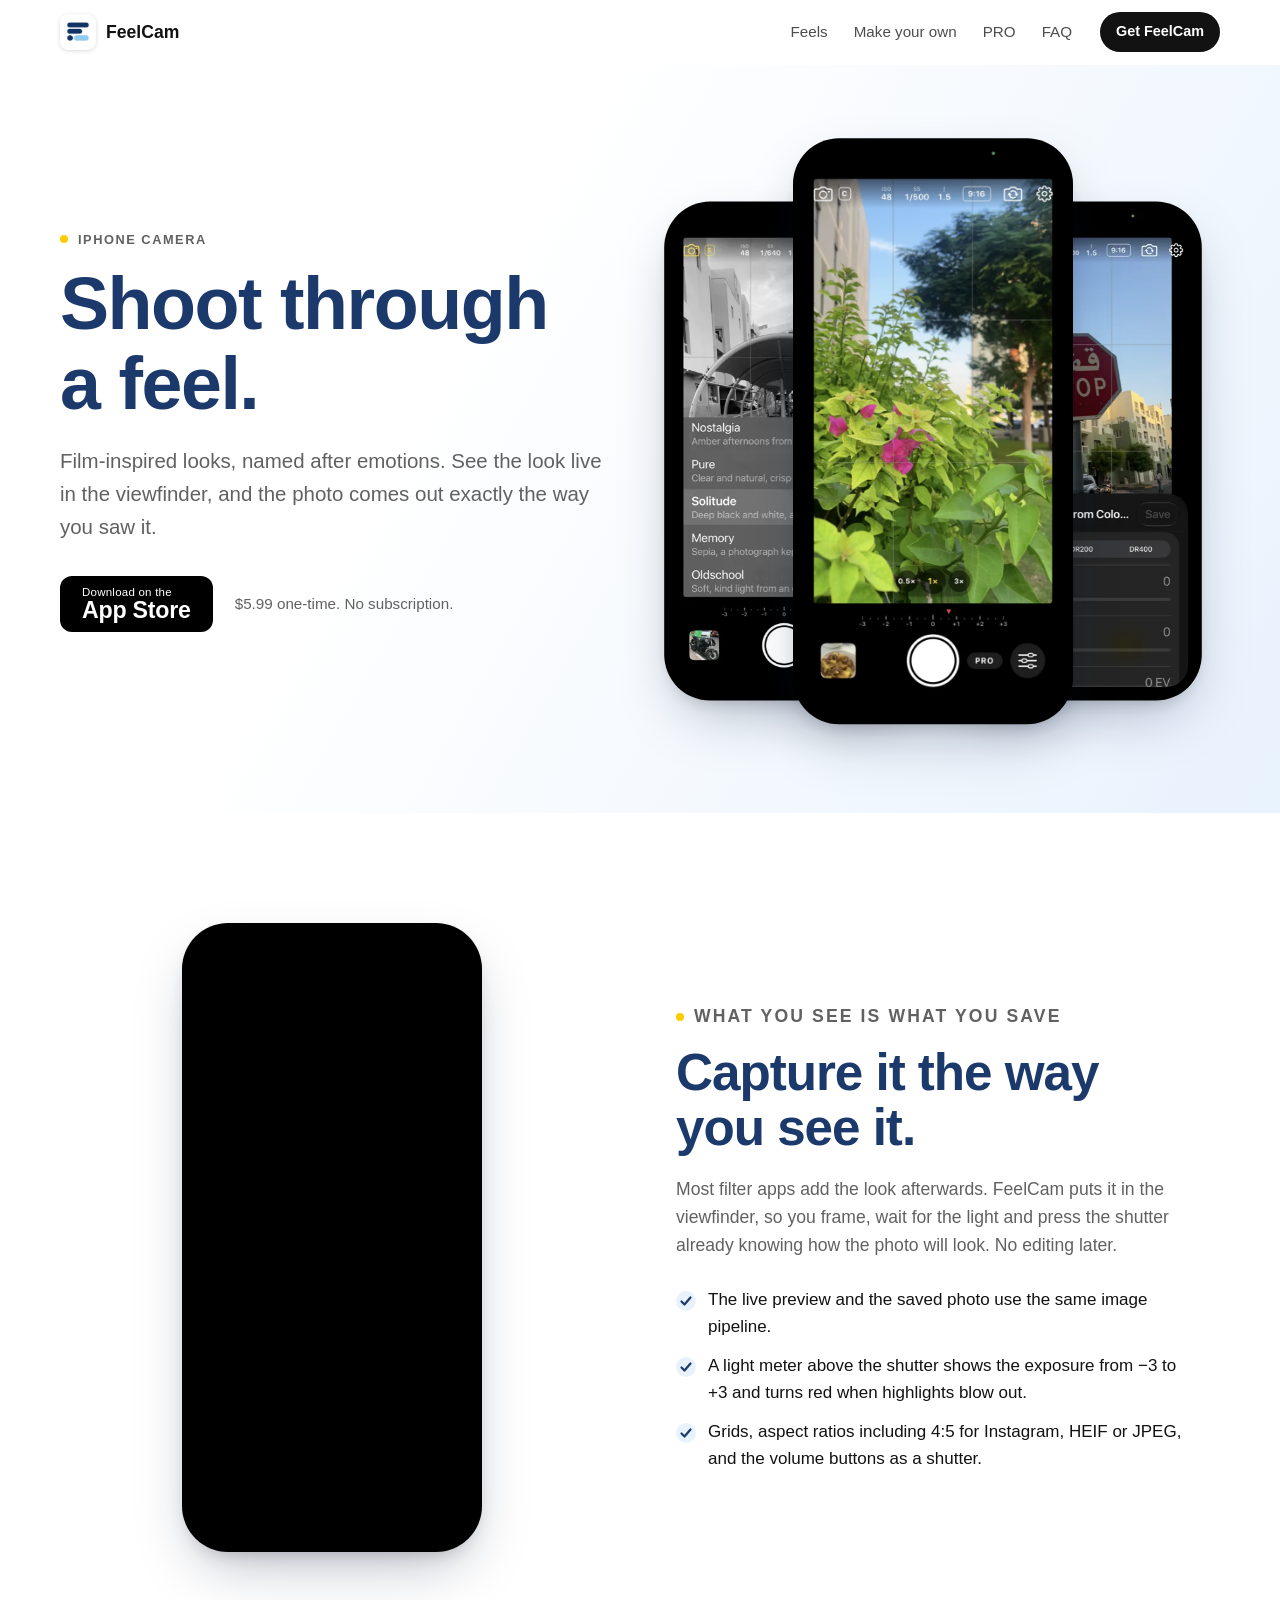
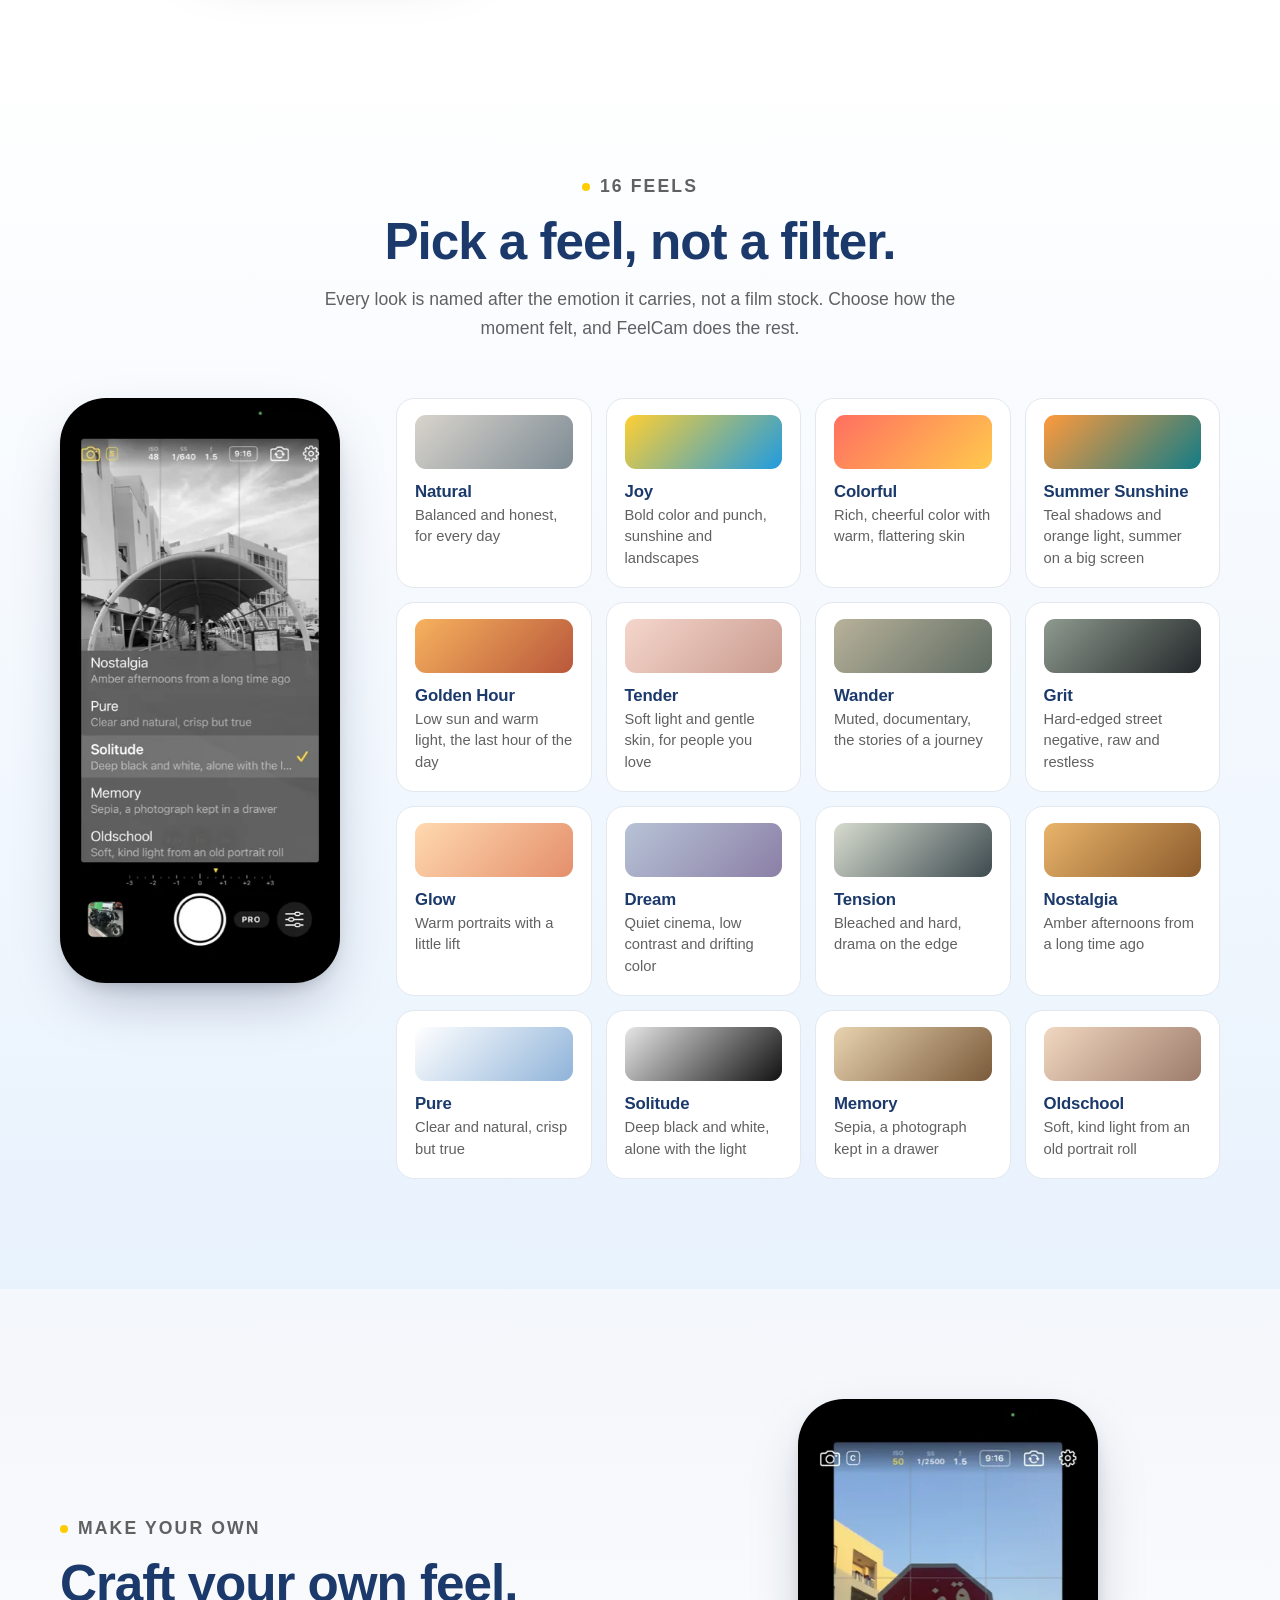
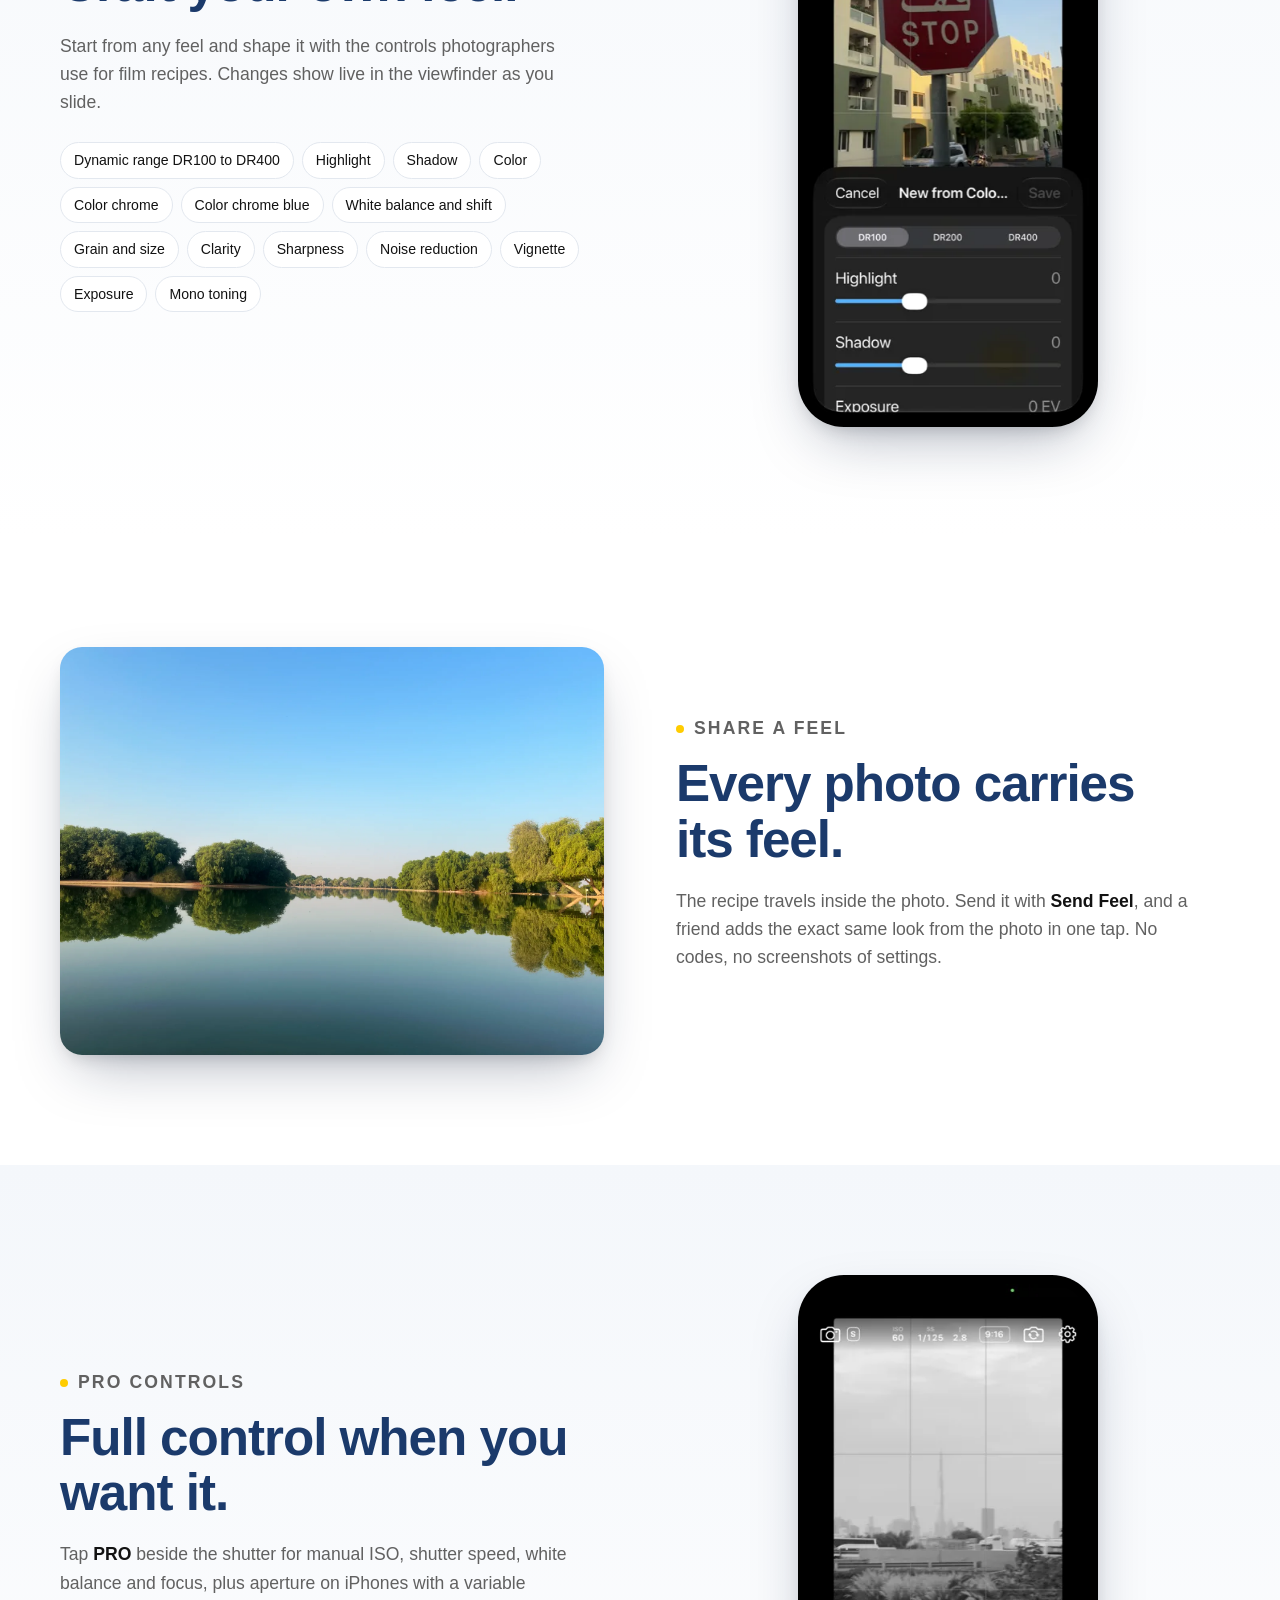
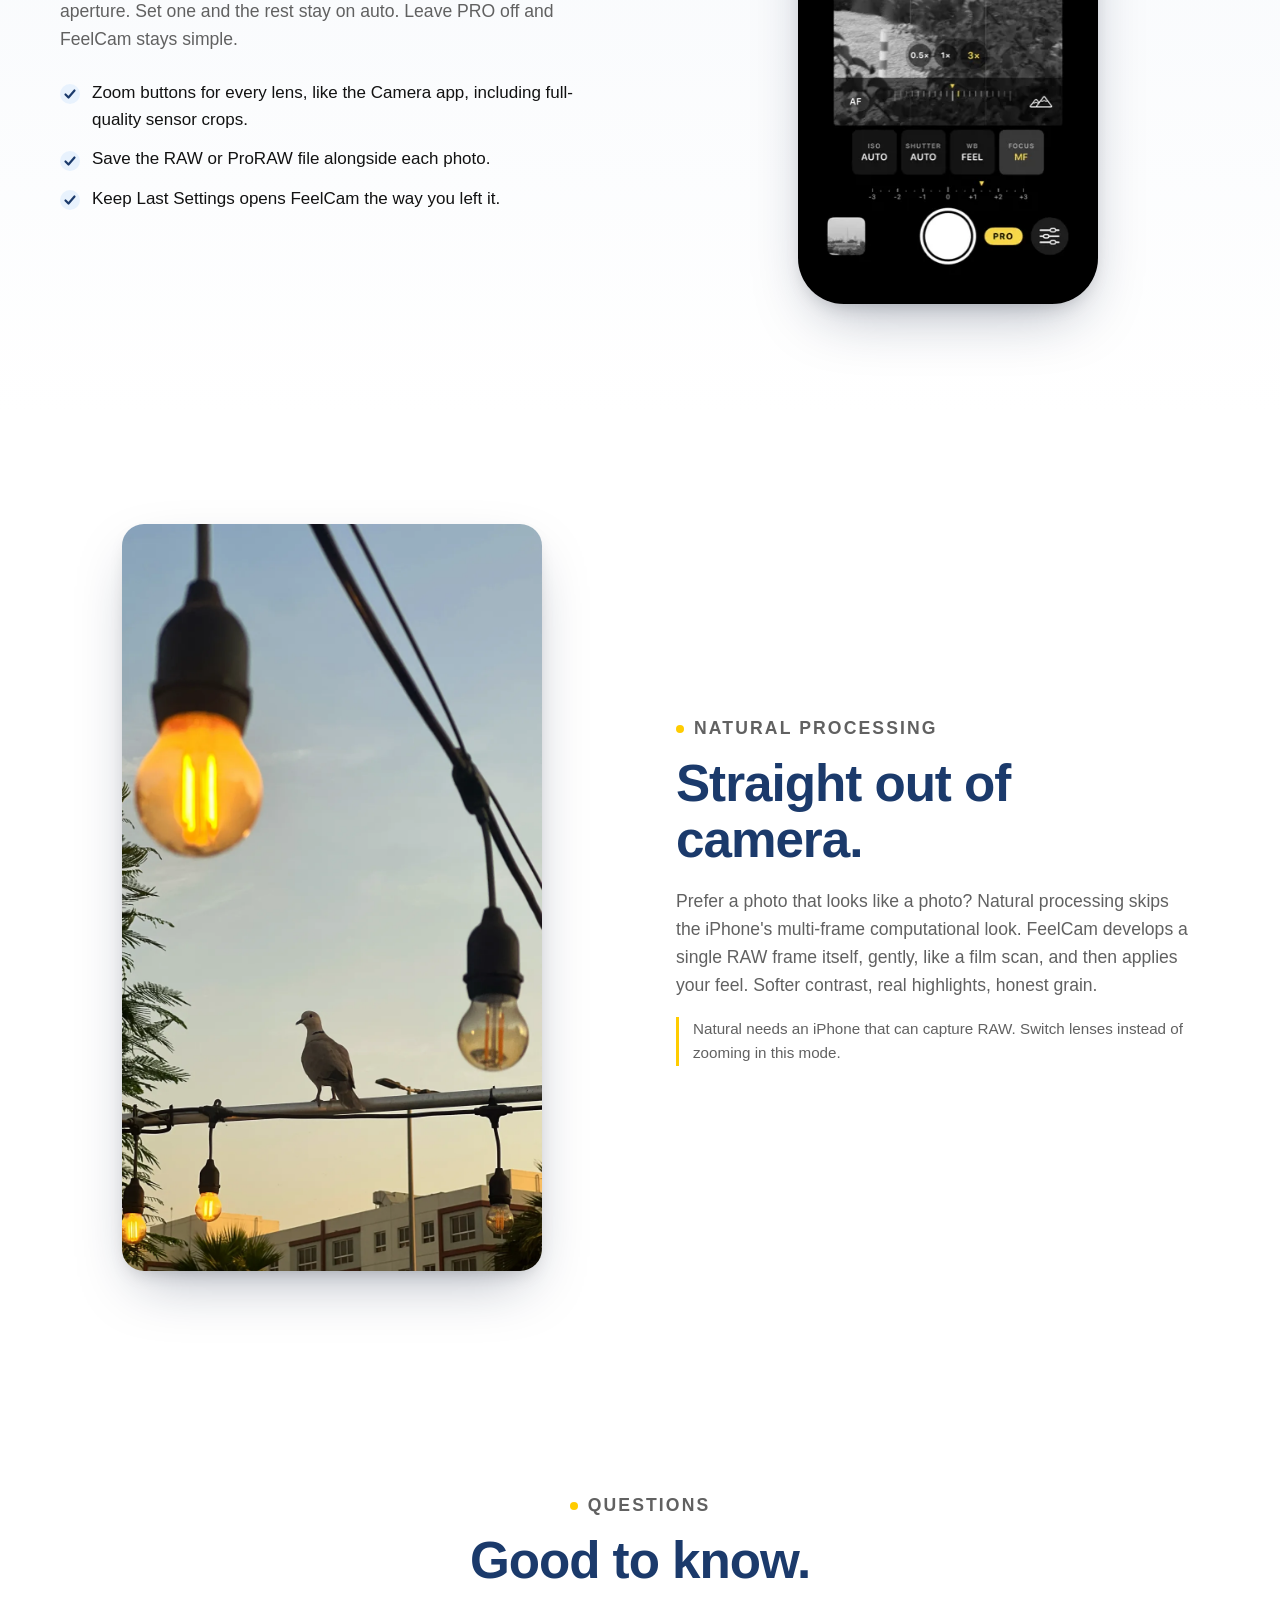
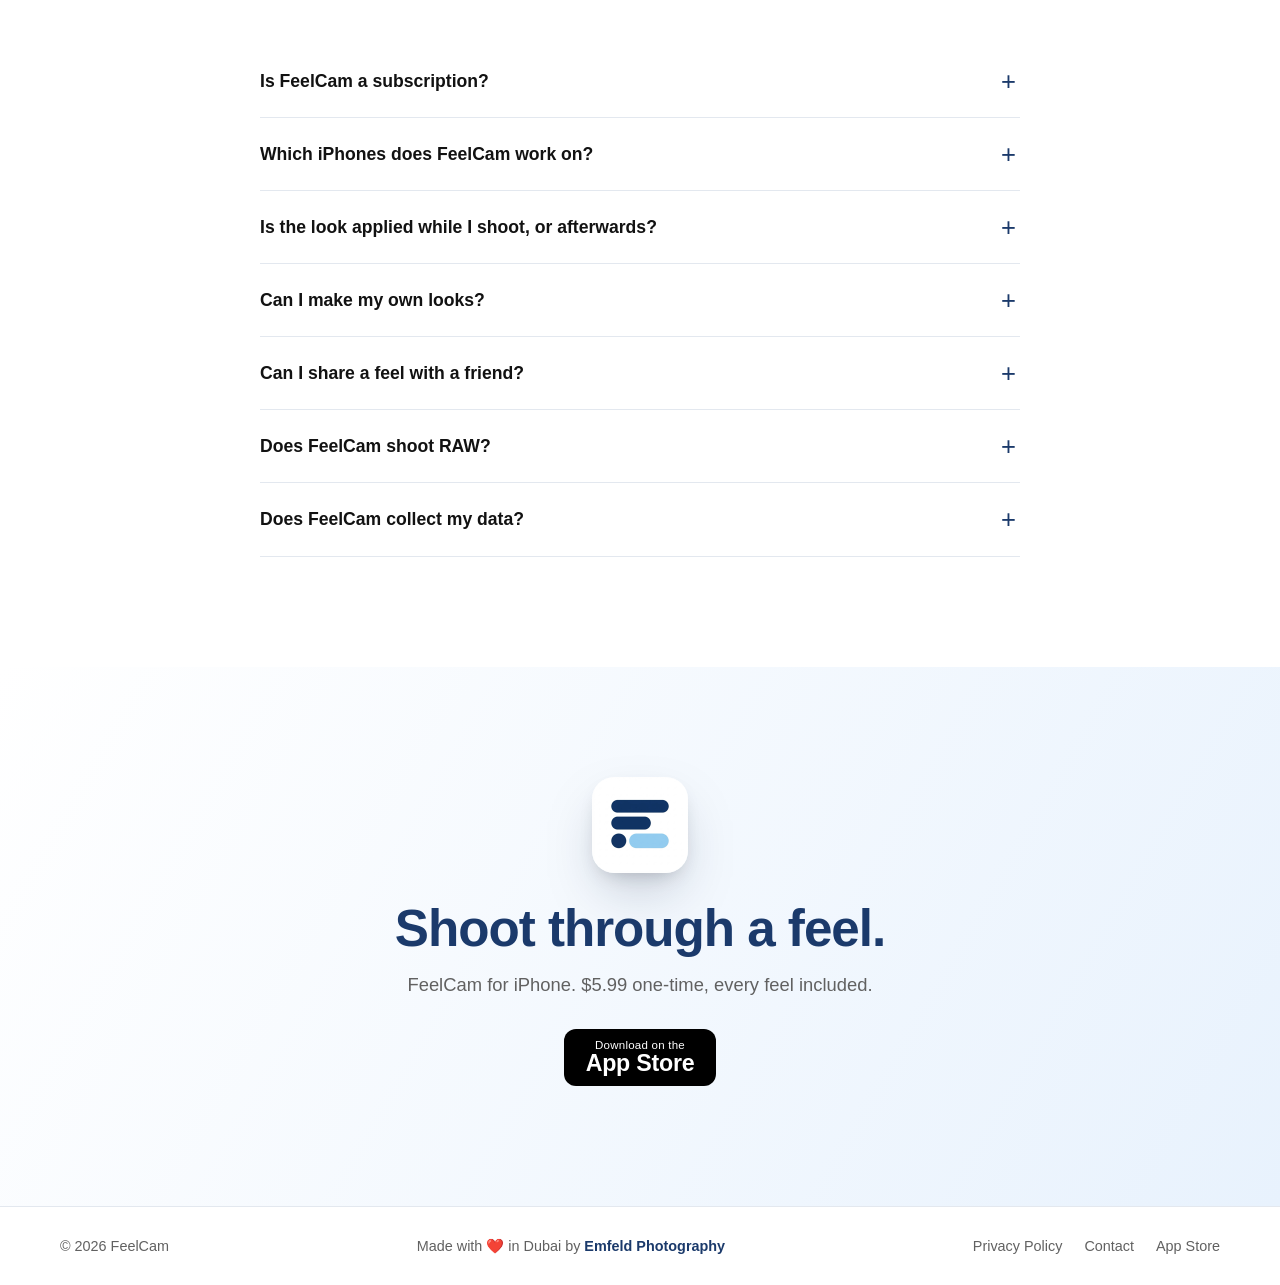
<file: index.html>
<!DOCTYPE html>
<html lang="en">
<head>
  <meta charset="utf-8">
  <meta name="viewport" content="width=device-width, initial-scale=1, viewport-fit=cover">
  <title>FeelCam: Film-Inspired iPhone Camera with Looks Named After Emotions</title>
  <meta name="description" content="FeelCam is an iPhone camera app that shoots through feels: 16 film-inspired looks named after emotions. See the look live in the viewfinder, craft your own film recipes, and take full manual control.">
  <link rel="canonical" href="https://feelcam.emfeld.com/">
  <meta name="theme-color" content="#ffffff">
  <meta name="color-scheme" content="light">
  <meta name="robots" content="index, follow, max-image-preview:large">

  <!-- Social sharing -->
  <meta property="og:type" content="website">
  <meta property="og:site_name" content="FeelCam">
  <meta property="og:title" content="FeelCam: Shoot through a feel">
  <meta property="og:description" content="An iPhone camera with film-inspired looks named after emotions. What you see is what you save.">
  <meta property="og:url" content="https://feelcam.emfeld.com/">
  <meta property="og:image" content="https://feelcam.emfeld.com/assets/img/og-image.jpg">
  <meta property="og:image:width" content="1200">
  <meta property="og:image:height" content="630">
  <meta property="og:image:alt" content="FeelCam on three iPhones: the feel list, a live viewfinder and the feel editor">
  <meta property="og:locale" content="en_US">
  <meta name="twitter:card" content="summary_large_image">
  <meta name="twitter:title" content="FeelCam: Shoot through a feel">
  <meta name="twitter:description" content="An iPhone camera with film-inspired looks named after emotions. What you see is what you save.">
  <meta name="twitter:image" content="https://feelcam.emfeld.com/assets/img/og-image.jpg">

  <!-- Shows the App Store banner in Safari on iPhone once the app is live. -->
  <meta name="apple-itunes-app" content="app-id=6826568990">

  <link rel="icon" href="/favicon-32.png" sizes="32x32" type="image/png">
  <link rel="apple-touch-icon" href="/apple-touch-icon.png">
  <link rel="manifest" href="/site.webmanifest">
  <link rel="preload" as="image" href="/assets/img/screen-viewfinder.webp" type="image/webp">
  <link rel="stylesheet" href="/assets/css/style.css">
  <script src="/assets/js/main.js" defer></script>

  <script type="application/ld+json">
  {
    "@context": "https://schema.org",
    "@graph": [
      {
        "@type": "MobileApplication",
        "@id": "https://feelcam.emfeld.com/#app",
        "name": "FeelCam",
        "description": "An iPhone camera app that shoots through feels: film-inspired looks named after emotions, tunable with film recipe controls, previewed live in the viewfinder.",
        "operatingSystem": "iOS 18 or later",
        "applicationCategory": "PhotographyApplication",
        "url": "https://feelcam.emfeld.com/",
        "downloadUrl": "https://apps.apple.com/app/id6826568990",
        "installUrl": "https://apps.apple.com/app/id6826568990",
        "image": "https://feelcam.emfeld.com/assets/img/icon-512.png",
        "screenshot": [
          "https://feelcam.emfeld.com/assets/img/screen-viewfinder.webp",
          "https://feelcam.emfeld.com/assets/img/screen-feels.webp",
          "https://feelcam.emfeld.com/assets/img/screen-craft.webp",
          "https://feelcam.emfeld.com/assets/img/screen-pro.webp"
        ],
        "offers": {
          "@type": "Offer",
          "price": "5.99",
          "priceCurrency": "USD",
          "category": "Paid"
        },
        "publisher": { "@id": "https://feelcam.emfeld.com/#org" }
      },
      {
        "@type": "Organization",
        "@id": "https://feelcam.emfeld.com/#org",
        "name": "FeelCam",
        "url": "https://feelcam.emfeld.com/",
        "logo": "https://feelcam.emfeld.com/assets/img/icon-512.png",
        "email": "erich@emfeld.com",
        "sameAs": ["https://www.instagram.com/emfeldphotography/"]
      },
      {
        "@type": "WebSite",
        "@id": "https://feelcam.emfeld.com/#website",
        "url": "https://feelcam.emfeld.com/",
        "name": "FeelCam",
        "publisher": { "@id": "https://feelcam.emfeld.com/#org" }
      },
      {
        "@type": "FAQPage",
        "mainEntity": [
          {
            "@type": "Question",
            "name": "Is FeelCam a subscription?",
            "acceptedAnswer": { "@type": "Answer", "text": "No. FeelCam is a one-time purchase of $5.99 (or the equivalent in your country). Every feel and every feature is included, with no subscription and no in-app purchases." }
          },
          {
            "@type": "Question",
            "name": "Which iPhones does FeelCam work on?",
            "acceptedAnswer": { "@type": "Answer", "text": "Any iPhone running iOS 18 or later, which means iPhone XS, iPhone XR and newer. Natural processing and RAW need an iPhone whose camera can capture RAW." }
          },
          {
            "@type": "Question",
            "name": "Is the look applied while I shoot, or afterwards?",
            "acceptedAnswer": { "@type": "Answer", "text": "While you shoot. The viewfinder shows the feel live, and the saved photo looks the same, so you frame and expose for the final image." }
          },
          {
            "@type": "Question",
            "name": "Can I make my own looks?",
            "acceptedAnswer": { "@type": "Answer", "text": "Yes. Start from any feel and tune dynamic range, highlights, shadows, color, color chrome, white balance shift, grain, clarity, sharpness, noise reduction, vignette and more. Save it as your own feel." }
          },
          {
            "@type": "Question",
            "name": "Can I share a feel with a friend?",
            "acceptedAnswer": { "@type": "Answer", "text": "Yes. Every photo carries the feel it was shot with. Send a photo with Send Feel, and your friend adds the feel from the photo in one tap." }
          },
          {
            "@type": "Question",
            "name": "Does FeelCam shoot RAW?",
            "acceptedAnswer": { "@type": "Answer", "text": "Yes. FeelCam can save the camera's ProRAW or RAW file alongside each photo, and its Natural processing develops a single RAW frame itself instead of using the iPhone's computational processing." }
          },
          {
            "@type": "Question",
            "name": "Does FeelCam collect my data?",
            "acceptedAnswer": { "@type": "Answer", "text": "Your photos never leave your iPhone. FeelCam sends only anonymous usage counts, such as which feels are used, and you can turn even that off in Settings." }
          }
        ]
      }
    ]
  }
  </script>
</head>
<body>
  <a class="skip" href="#main">Skip to content</a>

  <header class="site-header">
    <nav class="nav wrap" aria-label="Main">
      <a class="brand" href="/" aria-label="FeelCam home">
        <img src="/assets/img/icon-192.png" width="36" height="36" alt="">
        <span>FeelCam</span>
      </a>
      <ul class="nav-links">
        <li><a href="#feels">Feels</a></li>
        <li><a href="#craft">Make your own</a></li>
        <li><a href="#pro">PRO</a></li>
        <li><a href="#faq">FAQ</a></li>
      </ul>
      <a class="btn btn-small" href="https://apps.apple.com/app/id6826568990">Get FeelCam</a>
    </nav>
  </header>

  <main id="main">
    <!-- Hero -->
    <section class="hero">
      <div class="wrap hero-grid">
        <div class="hero-copy">
          <p class="eyebrow">iPhone camera</p>
          <h1>Shoot through<br>a feel.</h1>
          <p class="lede">Film-inspired looks, named after emotions. See the look live in the viewfinder, and the photo comes out exactly the way you saw it.</p>
          <div class="cta">
            <a class="store-badge" href="https://apps.apple.com/app/id6826568990" aria-label="Download FeelCam on the App Store">
              <span><small>Download on the</small>App Store</span>
            </a>
            <p class="price">$5.99 one-time. No subscription.</p>
          </div>
        </div>
        <div class="hero-phones" aria-hidden="true">
          <figure class="phone phone-back phone-left">
            <img src="/assets/img/screen-feels-sm.webp" srcset="/assets/img/screen-feels-sm.webp 351w, /assets/img/screen-feels.webp 600w" sizes="(min-width: 900px) 240px, 38vw" width="600" height="1299" alt="" decoding="async">
          </figure>
          <figure class="phone phone-front">
            <img src="/assets/img/screen-viewfinder-sm.webp" srcset="/assets/img/screen-viewfinder-sm.webp 351w, /assets/img/screen-viewfinder.webp 600w" sizes="(min-width: 900px) 280px, 46vw" width="600" height="1299" alt="" fetchpriority="high">
          </figure>
          <figure class="phone phone-back phone-right">
            <img src="/assets/img/screen-craft-sm.webp" srcset="/assets/img/screen-craft-sm.webp 351w, /assets/img/screen-craft.webp 600w" sizes="(min-width: 900px) 240px, 38vw" width="600" height="1299" alt="" decoding="async">
          </figure>
        </div>
      </div>
    </section>

    <!-- What you see -->
    <section class="feature" id="wysiwyg">
      <div class="wrap feature-grid">
        <figure class="phone reveal">
          <img src="/assets/img/screen-viewfinder-sm.webp" srcset="/assets/img/screen-viewfinder-sm.webp 351w, /assets/img/screen-viewfinder.webp 600w" sizes="(min-width: 900px) 300px, 70vw" width="600" height="1299" loading="lazy" decoding="async" alt="FeelCam viewfinder showing pink bougainvillea with the Colorful feel applied live">
        </figure>
        <div class="feature-copy reveal">
          <p class="eyebrow">What you see is what you save</p>
          <h2>Capture it the way you see it.</h2>
          <p>Most filter apps add the look afterwards. FeelCam puts it in the viewfinder, so you frame, wait for the light and press the shutter already knowing how the photo will look. No editing later.</p>
          <ul class="ticks">
            <li>The live preview and the saved photo use the same image pipeline.</li>
            <li>A light meter above the shutter shows the exposure from −3 to +3 and turns red when highlights blow out.</li>
            <li>Grids, aspect ratios including 4:5 for Instagram, HEIF or JPEG, and the volume buttons as a shutter.</li>
          </ul>
        </div>
      </div>
    </section>

    <!-- Feels -->
    <section class="feels" id="feels">
      <div class="wrap">
        <div class="section-head reveal">
          <p class="eyebrow">16 feels</p>
          <h2>Pick a feel, not a filter.</h2>
          <p>Every look is named after the emotion it carries, not a film stock. Choose how the moment felt, and FeelCam does the rest.</p>
        </div>
        <div class="feels-layout">
          <figure class="phone reveal">
            <img src="/assets/img/screen-feels-sm.webp" srcset="/assets/img/screen-feels-sm.webp 351w, /assets/img/screen-feels.webp 600w" sizes="(min-width: 900px) 280px, 70vw" width="600" height="1299" loading="lazy" decoding="async" alt="The FeelCam feel list with Nostalgia, Pure, Solitude, Memory and Oldschool over a black and white street scene">
          </figure>
          <ul class="feel-grid">
            <li style="--a:#d9d4cc;--b:#7d8b94"><h3>Natural</h3><p>Balanced and honest, for every day</p></li>
            <li style="--a:#ffcf33;--b:#1f9be0"><h3>Joy</h3><p>Bold color and punch, sunshine and landscapes</p></li>
            <li style="--a:#ff6f61;--b:#ffc94d"><h3>Colorful</h3><p>Rich, cheerful color with warm, flattering skin</p></li>
            <li style="--a:#ff9a3c;--b:#127c86"><h3>Summer Sunshine</h3><p>Teal shadows and orange light, summer on a big screen</p></li>
            <li style="--a:#f6b25e;--b:#b9573b"><h3>Golden Hour</h3><p>Low sun and warm light, the last hour of the day</p></li>
            <li style="--a:#f5d6cc;--b:#c99a8e"><h3>Tender</h3><p>Soft light and gentle skin, for people you love</p></li>
            <li style="--a:#b8b29a;--b:#5e6b62"><h3>Wander</h3><p>Muted, documentary, the stories of a journey</p></li>
            <li style="--a:#8e9a8f;--b:#23282a"><h3>Grit</h3><p>Hard-edged street negative, raw and restless</p></li>
            <li style="--a:#ffd9b0;--b:#e48f6b"><h3>Glow</h3><p>Warm portraits with a little lift</p></li>
            <li style="--a:#b7c3d6;--b:#8b7fa6"><h3>Dream</h3><p>Quiet cinema, low contrast and drifting color</p></li>
            <li style="--a:#d7dccf;--b:#3d4a4f"><h3>Tension</h3><p>Bleached and hard, drama on the edge</p></li>
            <li style="--a:#e9b46a;--b:#8b5a2b"><h3>Nostalgia</h3><p>Amber afternoons from a long time ago</p></li>
            <li style="--a:#ffffff;--b:#8fb3d9"><h3>Pure</h3><p>Clear and natural, crisp but true</p></li>
            <li style="--a:#e6e6e6;--b:#111111"><h3>Solitude</h3><p>Deep black and white, alone with the light</p></li>
            <li style="--a:#e8d3b0;--b:#7a5a3a"><h3>Memory</h3><p>Sepia, a photograph kept in a drawer</p></li>
            <li style="--a:#f1d7c0;--b:#9c7b6b"><h3>Oldschool</h3><p>Soft, kind light from an old portrait roll</p></li>
          </ul>
        </div>
      </div>
    </section>

    <!-- Craft -->
    <section class="feature feature-alt" id="craft">
      <div class="wrap feature-grid feature-grid-flip">
        <figure class="phone reveal">
          <img src="/assets/img/screen-craft-sm.webp" srcset="/assets/img/screen-craft-sm.webp 351w, /assets/img/screen-craft.webp 600w" sizes="(min-width: 900px) 300px, 70vw" width="600" height="1299" loading="lazy" decoding="async" alt="The FeelCam feel editor with dynamic range, highlight and shadow sliders over a stop sign">
        </figure>
        <div class="feature-copy reveal">
          <p class="eyebrow">Make your own</p>
          <h2>Craft your own feel.</h2>
          <p>Start from any feel and shape it with the controls photographers use for film recipes. Changes show live in the viewfinder as you slide.</p>
          <ul class="chips" aria-label="Feel controls">
            <li>Dynamic range DR100 to DR400</li><li>Highlight</li><li>Shadow</li><li>Color</li>
            <li>Color chrome</li><li>Color chrome blue</li><li>White balance and shift</li><li>Grain and size</li>
            <li>Clarity</li><li>Sharpness</li><li>Noise reduction</li><li>Vignette</li><li>Exposure</li><li>Mono toning</li>
          </ul>
        </div>
      </div>
    </section>

    <!-- Share -->
    <section class="feature" id="share">
      <div class="wrap feature-grid">
        <figure class="photo reveal">
          <img src="/assets/img/photo-lake.webp" width="1800" height="1350" loading="lazy" decoding="async" alt="A still lake mirroring green trees under a clear blue sky, shot with FeelCam">
        </figure>
        <div class="feature-copy reveal">
          <p class="eyebrow">Share a feel</p>
          <h2>Every photo carries its feel.</h2>
          <p>The recipe travels inside the photo. Send it with <strong>Send Feel</strong>, and a friend adds the exact same look from the photo in one tap. No codes, no screenshots of settings.</p>
        </div>
      </div>
    </section>

    <!-- PRO -->
    <section class="feature feature-alt" id="pro">
      <div class="wrap feature-grid feature-grid-flip">
        <figure class="phone reveal">
          <img src="/assets/img/screen-pro-sm.webp" srcset="/assets/img/screen-pro-sm.webp 351w, /assets/img/screen-pro.webp 600w" sizes="(min-width: 900px) 300px, 70vw" width="600" height="1299" loading="lazy" decoding="async" alt="FeelCam PRO controls with ISO, shutter, white balance and manual focus over a black and white skyline">
        </figure>
        <div class="feature-copy reveal">
          <p class="eyebrow">PRO controls</p>
          <h2>Full control when you want it.</h2>
          <p>Tap <strong>PRO</strong> beside the shutter for manual ISO, shutter speed, white balance and focus, plus aperture on iPhones with a variable aperture. Set one and the rest stay on auto. Leave PRO off and FeelCam stays simple.</p>
          <ul class="ticks">
            <li>Zoom buttons for every lens, like the Camera app, including full-quality sensor crops.</li>
            <li>Save the RAW or ProRAW file alongside each photo.</li>
            <li>Keep Last Settings opens FeelCam the way you left it.</li>
          </ul>
        </div>
      </div>
    </section>

    <!-- Natural -->
    <section class="feature" id="natural">
      <div class="wrap feature-grid">
        <figure class="photo photo-tall reveal">
          <img src="/assets/img/photo-bulbs.webp" width="1013" height="1800" loading="lazy" decoding="async" alt="Warm string light bulbs at dusk with a dove on a rail, straight out of FeelCam">
        </figure>
        <div class="feature-copy reveal">
          <p class="eyebrow">Natural processing</p>
          <h2>Straight out of camera.</h2>
          <p>Prefer a photo that looks like a photo? Natural processing skips the iPhone's multi-frame computational look. FeelCam develops a single RAW frame itself, gently, like a film scan, and then applies your feel. Softer contrast, real highlights, honest grain.</p>
          <p class="note">Natural needs an iPhone that can capture RAW. Switch lenses instead of zooming in this mode.</p>
        </div>
      </div>
    </section>

    <!-- FAQ -->
    <section class="faq" id="faq">
      <div class="wrap narrow">
        <div class="section-head reveal">
          <p class="eyebrow">Questions</p>
          <h2>Good to know.</h2>
        </div>
        <details>
          <summary>Is FeelCam a subscription?</summary>
          <p>No. FeelCam is a one-time purchase of $5.99 (or the equivalent in your country). Every feel and every feature is included, with no subscription and no in-app purchases.</p>
        </details>
        <details>
          <summary>Which iPhones does FeelCam work on?</summary>
          <p>Any iPhone running iOS 18 or later, which means iPhone XS, iPhone XR and newer. Natural processing and RAW need an iPhone whose camera can capture RAW.</p>
        </details>
        <details>
          <summary>Is the look applied while I shoot, or afterwards?</summary>
          <p>While you shoot. The viewfinder shows the feel live, and the saved photo looks the same, so you frame and expose for the final image.</p>
        </details>
        <details>
          <summary>Can I make my own looks?</summary>
          <p>Yes. Start from any feel and tune dynamic range, highlights, shadows, color, color chrome, white balance shift, grain, clarity, sharpness, noise reduction, vignette and more. Save it as your own feel.</p>
        </details>
        <details>
          <summary>Can I share a feel with a friend?</summary>
          <p>Yes. Every photo carries the feel it was shot with. Send a photo with Send Feel, and your friend adds the feel from the photo in one tap.</p>
        </details>
        <details>
          <summary>Does FeelCam shoot RAW?</summary>
          <p>Yes. FeelCam can save the camera's ProRAW or RAW file alongside each photo, and its Natural processing develops a single RAW frame itself instead of using the iPhone's computational processing.</p>
        </details>
        <details>
          <summary>Does FeelCam collect my data?</summary>
          <p>Your photos never leave your iPhone. FeelCam sends only anonymous usage counts, such as which feels are used, and you can turn even that off in Settings. Read the <a href="/privacy/">privacy policy</a>.</p>
        </details>
      </div>
    </section>

    <!-- Final call -->
    <section class="closing">
      <div class="wrap closing-inner reveal">
        <img src="/assets/img/icon-192.png" width="96" height="96" loading="lazy" alt="FeelCam app icon">
        <h2>Shoot through a feel.</h2>
        <p>FeelCam for iPhone. $5.99 one-time, every feel included.</p>
        <a class="store-badge" href="https://apps.apple.com/app/id6826568990" aria-label="Download FeelCam on the App Store">
          <span><small>Download on the</small>App Store</span>
        </a>
      </div>
    </section>
  </main>

  <footer class="site-footer">
    <div class="wrap footer-inner">
      <p>© <span data-year>2026</span> FeelCam</p>
      <p class="made">Made with <span aria-label="love">❤️</span> in Dubai by <a href="https://www.instagram.com/emfeldphotography/" rel="noopener">Emfeld Photography</a></p>
      <ul>
        <li><a href="/privacy/">Privacy Policy</a></li>
        <li><a href="mailto:erich@emfeld.com">Contact</a></li>
        <li><a href="https://apps.apple.com/app/id6826568990">App Store</a></li>
      </ul>
    </div>
  </footer>
</body>
</html>
</file>
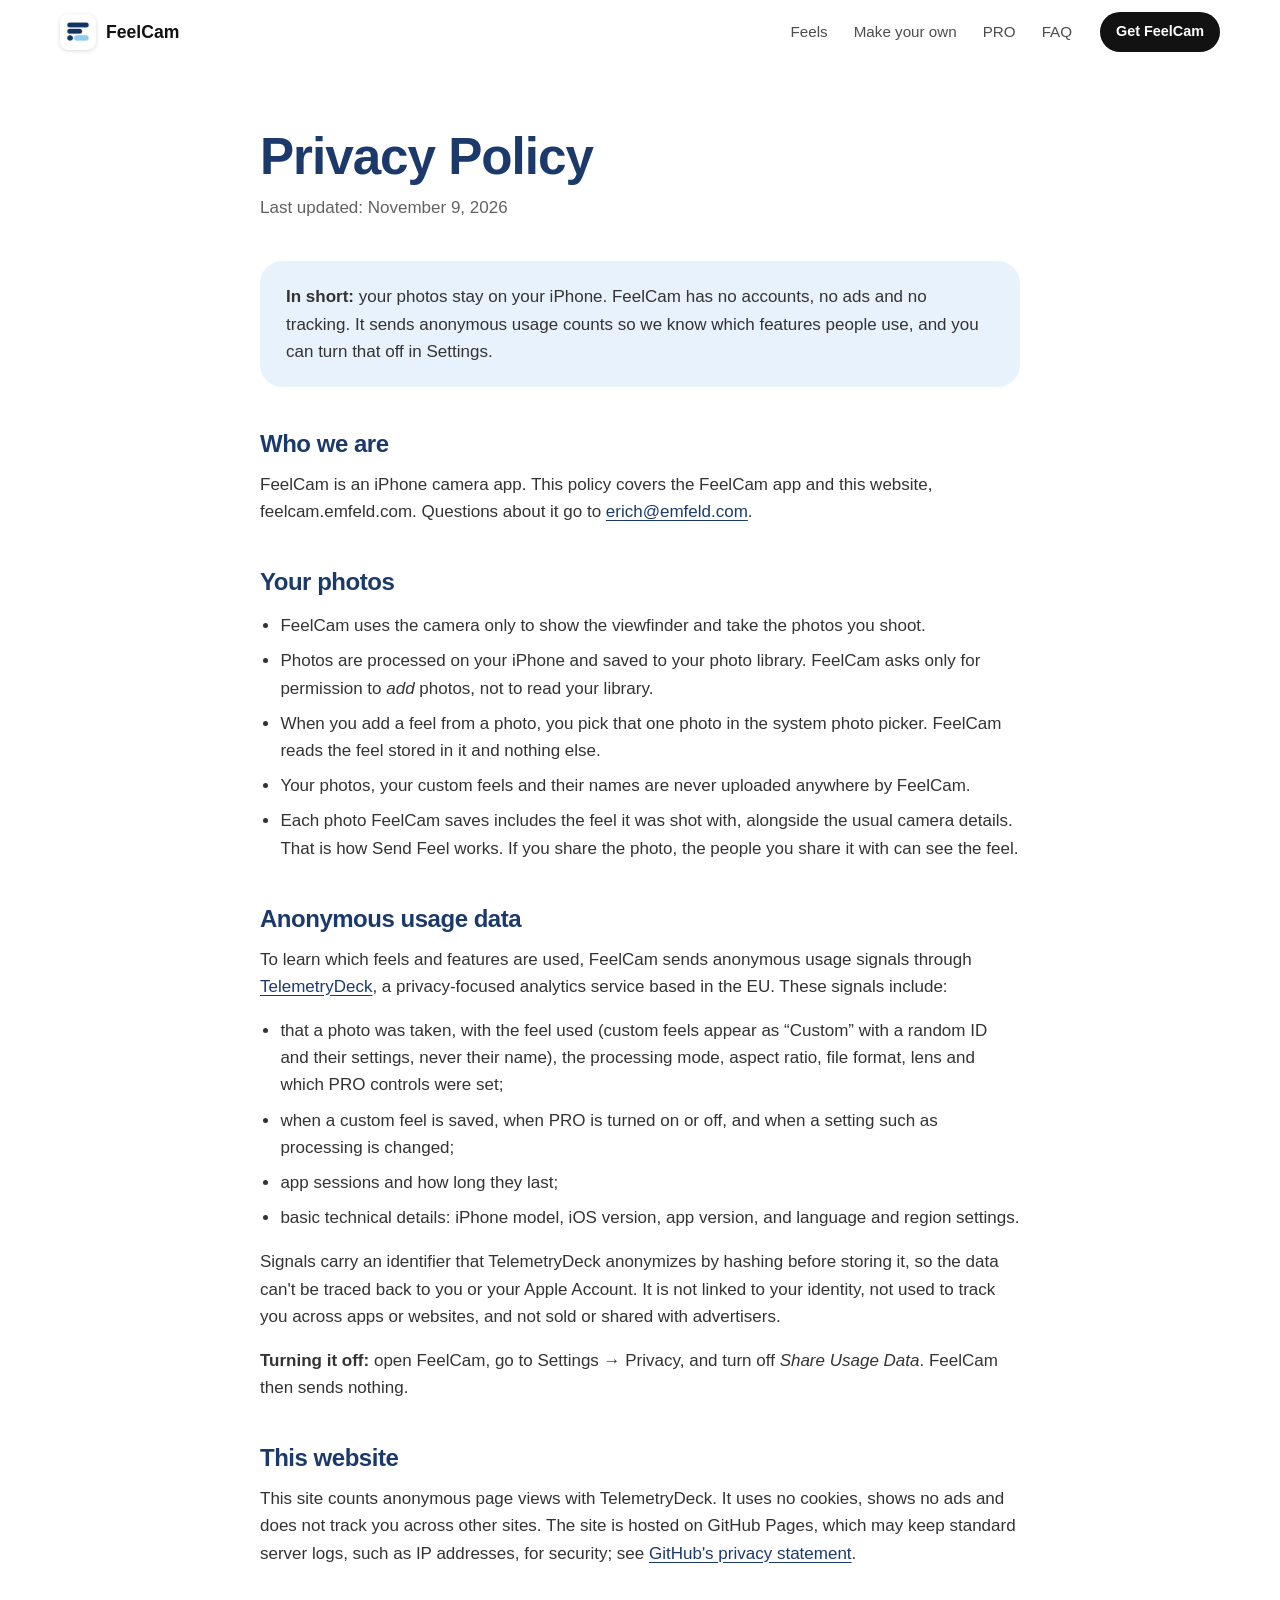
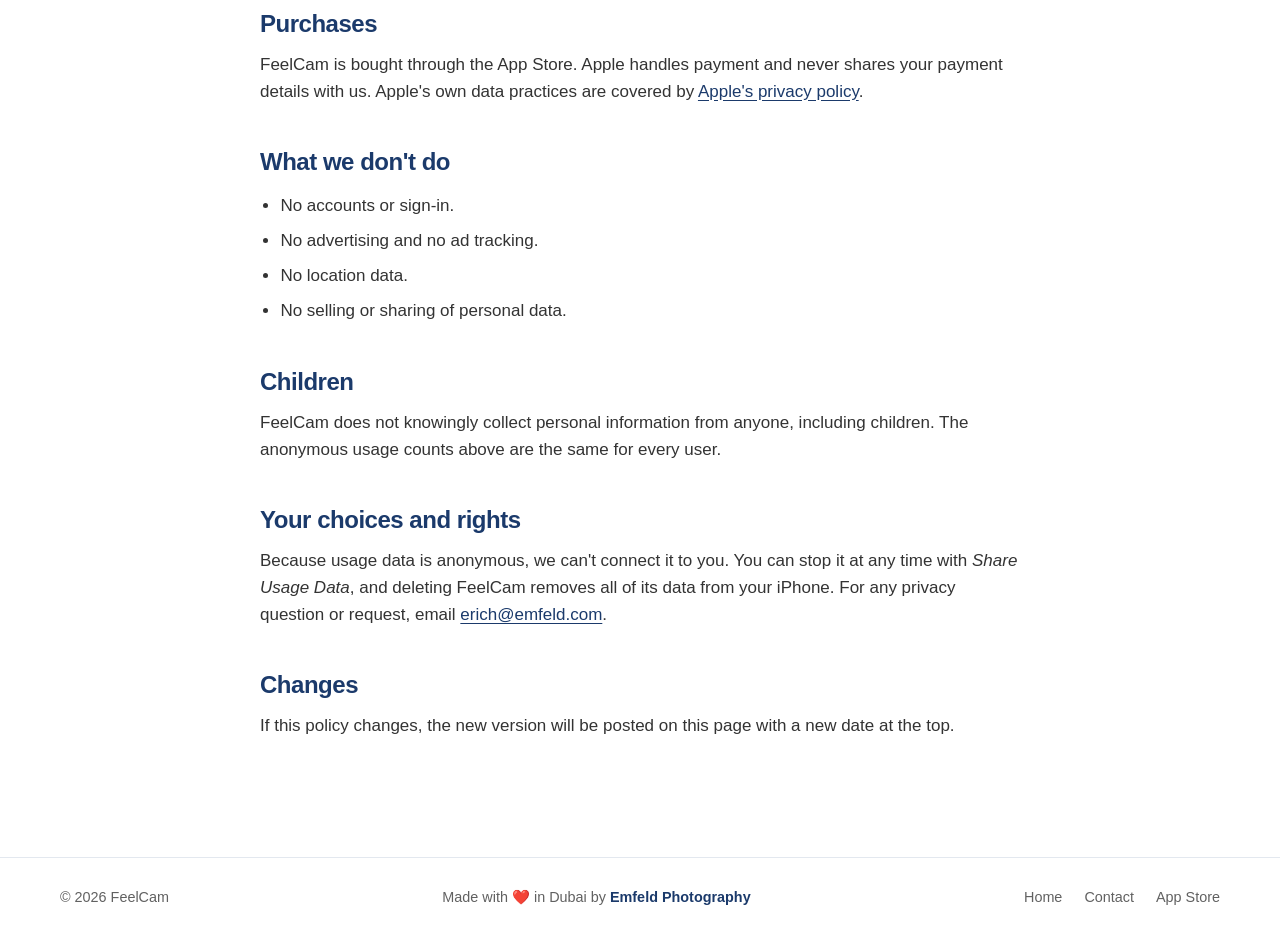
<file: privacy/index.html>
<!DOCTYPE html>
<html lang="en">
<head>
  <meta charset="utf-8">
  <meta name="viewport" content="width=device-width, initial-scale=1, viewport-fit=cover">
  <title>Privacy Policy · FeelCam</title>
  <meta name="description" content="FeelCam's privacy policy: your photos never leave your iPhone. FeelCam only sends anonymous usage counts, which you can turn off.">
  <link rel="canonical" href="https://feelcam.emfeld.com/privacy/">
  <meta name="theme-color" content="#ffffff">
  <meta name="robots" content="index, follow">
  <meta property="og:type" content="article">
  <meta property="og:site_name" content="FeelCam">
  <meta property="og:title" content="FeelCam Privacy Policy">
  <meta property="og:description" content="Your photos never leave your iPhone. FeelCam only sends anonymous usage counts, which you can turn off.">
  <meta property="og:url" content="https://feelcam.emfeld.com/privacy/">
  <meta property="og:image" content="https://feelcam.emfeld.com/assets/img/og-image.jpg">
  <meta name="twitter:card" content="summary_large_image">
  <link rel="icon" href="/favicon-32.png" sizes="32x32" type="image/png">
  <link rel="apple-touch-icon" href="/apple-touch-icon.png">
  <link rel="manifest" href="/site.webmanifest">
  <link rel="stylesheet" href="/assets/css/style.css">
  <script src="/assets/js/main.js" defer></script>
  <script type="application/ld+json">
  {
    "@context": "https://schema.org",
    "@type": "WebPage",
    "name": "FeelCam Privacy Policy",
    "url": "https://feelcam.emfeld.com/privacy/",
    "dateModified": "2026-11-09",
    "isPartOf": { "@type": "WebSite", "name": "FeelCam", "url": "https://feelcam.emfeld.com/" },
    "breadcrumb": {
      "@type": "BreadcrumbList",
      "itemListElement": [
        { "@type": "ListItem", "position": 1, "name": "FeelCam", "item": "https://feelcam.emfeld.com/" },
        { "@type": "ListItem", "position": 2, "name": "Privacy Policy", "item": "https://feelcam.emfeld.com/privacy/" }
      ]
    }
  }
  </script>
</head>
<body>
  <a class="skip" href="#main">Skip to content</a>

  <header class="site-header">
    <nav class="nav wrap" aria-label="Main">
      <a class="brand" href="/" aria-label="FeelCam home">
        <img src="/assets/img/icon-192.png" width="36" height="36" alt="">
        <span>FeelCam</span>
      </a>
      <ul class="nav-links">
        <li><a href="/#feels">Feels</a></li>
        <li><a href="/#craft">Make your own</a></li>
        <li><a href="/#pro">PRO</a></li>
        <li><a href="/#faq">FAQ</a></li>
      </ul>
      <a class="btn btn-small" href="https://apps.apple.com/app/id6826568990">Get FeelCam</a>
    </nav>
  </header>

  <main id="main" class="policy">
    <article class="wrap narrow">
      <h1>Privacy Policy</h1>
      <p class="updated">Last updated: <time datetime="2026-11-09">November 9, 2026</time></p>

      <div class="summary">
        <p><strong>In short:</strong> your photos stay on your iPhone. FeelCam has no accounts, no ads and no tracking. It sends anonymous usage counts so we know which features people use, and you can turn that off in Settings.</p>
      </div>

      <h2>Who we are</h2>
      <p>FeelCam is an iPhone camera app. This policy covers the FeelCam app and this website, feelcam.emfeld.com. Questions about it go to <a href="mailto:erich@emfeld.com">erich@emfeld.com</a>.</p>

      <h2>Your photos</h2>
      <ul>
        <li>FeelCam uses the camera only to show the viewfinder and take the photos you shoot.</li>
        <li>Photos are processed on your iPhone and saved to your photo library. FeelCam asks only for permission to <em>add</em> photos, not to read your library.</li>
        <li>When you add a feel from a photo, you pick that one photo in the system photo picker. FeelCam reads the feel stored in it and nothing else.</li>
        <li>Your photos, your custom feels and their names are never uploaded anywhere by FeelCam.</li>
        <li>Each photo FeelCam saves includes the feel it was shot with, alongside the usual camera details. That is how Send Feel works. If you share the photo, the people you share it with can see the feel.</li>
      </ul>

      <h2>Anonymous usage data</h2>
      <p>To learn which feels and features are used, FeelCam sends anonymous usage signals through <a href="https://telemetrydeck.com/privacy/" rel="noopener">TelemetryDeck</a>, a privacy-focused analytics service based in the EU. These signals include:</p>
      <ul>
        <li>that a photo was taken, with the feel used (custom feels appear as “Custom” with a random ID and their settings, never their name), the processing mode, aspect ratio, file format, lens and which PRO controls were set;</li>
        <li>when a custom feel is saved, when PRO is turned on or off, and when a setting such as processing is changed;</li>
        <li>app sessions and how long they last;</li>
        <li>basic technical details: iPhone model, iOS version, app version, and language and region settings.</li>
      </ul>
      <p>Signals carry an identifier that TelemetryDeck anonymizes by hashing before storing it, so the data can't be traced back to you or your Apple Account. It is not linked to your identity, not used to track you across apps or websites, and not sold or shared with advertisers.</p>
      <p><strong>Turning it off:</strong> open FeelCam, go to Settings → Privacy, and turn off <em>Share Usage Data</em>. FeelCam then sends nothing.</p>

      <h2>This website</h2>
      <p>This site counts anonymous page views with TelemetryDeck. It uses no cookies, shows no ads and does not track you across other sites. The site is hosted on GitHub Pages, which may keep standard server logs, such as IP addresses, for security; see <a href="https://docs.github.com/en/site-policy/privacy-policies/github-general-privacy-statement" rel="noopener">GitHub's privacy statement</a>.</p>

      <h2>Purchases</h2>
      <p>FeelCam is bought through the App Store. Apple handles payment and never shares your payment details with us. Apple's own data practices are covered by <a href="https://www.apple.com/legal/privacy/" rel="noopener">Apple's privacy policy</a>.</p>

      <h2>What we don't do</h2>
      <ul>
        <li>No accounts or sign-in.</li>
        <li>No advertising and no ad tracking.</li>
        <li>No location data.</li>
        <li>No selling or sharing of personal data.</li>
      </ul>

      <h2>Children</h2>
      <p>FeelCam does not knowingly collect personal information from anyone, including children. The anonymous usage counts above are the same for every user.</p>

      <h2>Your choices and rights</h2>
      <p>Because usage data is anonymous, we can't connect it to you. You can stop it at any time with <em>Share Usage Data</em>, and deleting FeelCam removes all of its data from your iPhone. For any privacy question or request, email <a href="mailto:erich@emfeld.com">erich@emfeld.com</a>.</p>

      <h2>Changes</h2>
      <p>If this policy changes, the new version will be posted on this page with a new date at the top.</p>
    </article>
  </main>

  <footer class="site-footer">
    <div class="wrap footer-inner">
      <p>© <span data-year>2026</span> FeelCam</p>
      <p class="made">Made with <span aria-label="love">❤️</span> in Dubai by <a href="https://www.instagram.com/emfeldphotography/" rel="noopener">Emfeld Photography</a></p>
      <ul>
        <li><a href="/">Home</a></li>
        <li><a href="mailto:erich@emfeld.com">Contact</a></li>
        <li><a href="https://apps.apple.com/app/id6826568990">App Store</a></li>
      </ul>
    </div>
  </footer>
</body>
</html>
</file>
<file: assets/css/style.css>
/* FeelCam website. Colors follow the App Store art: navy headlines, white to pale blue. */
:root {
  --navy: #1b3a6b;
  --ink: #121212;
  --muted: #616161;
  --line: #e3e8ef;
  --white: #ffffff;
  --sky: #e8f2fd;
  --mist: #f4f7fb;
  --yellow: #ffcc00;
  --radius: 22px;
  --shadow: 0 24px 60px -18px rgba(16, 32, 64, 0.35), 0 8px 20px -10px rgba(0, 0, 0, 0.25);
  --font: -apple-system, BlinkMacSystemFont, "SF Pro Text", "Inter", "Segoe UI", Roboto, "Helvetica Neue", Arial, sans-serif;
  --font-display: -apple-system, BlinkMacSystemFont, "SF Pro Display", "Inter", "Segoe UI", Roboto, "Helvetica Neue", Arial, sans-serif;
  --header-h: 64px;
}

*, *::before, *::after { box-sizing: border-box; }
html { scroll-behavior: smooth; scroll-padding-top: calc(var(--header-h) + 12px); -webkit-text-size-adjust: 100%; }
body {
  margin: 0;
  font-family: var(--font);
  font-size: 17px;
  line-height: 1.6;
  color: var(--ink);
  background: var(--white);
  -webkit-font-smoothing: antialiased;
  text-rendering: optimizeLegibility;
}
img { display: block; max-width: 100%; height: auto; }
a { color: var(--navy); text-underline-offset: 3px; }
h1, h2, h3 { font-family: var(--font-display); color: var(--navy); line-height: 1.08; margin: 0; letter-spacing: -0.02em; }
h1 { font-size: clamp(2.6rem, 6vw, 4.6rem); font-weight: 800; }
h2 { font-size: clamp(2rem, 4.4vw, 3.2rem); font-weight: 800; }
h3 { font-size: 1.05rem; font-weight: 700; letter-spacing: -0.01em; }
p { margin: 0 0 1em; }
figure { margin: 0; }
:focus-visible { outline: 3px solid var(--yellow); outline-offset: 3px; border-radius: 6px; }

.wrap { width: min(1160px, 100% - 48px); margin-inline: auto; }
.narrow { width: min(760px, 100% - 48px); }

.skip { position: absolute; left: -999px; top: 8px; background: var(--navy); color: #fff; padding: 8px 14px; border-radius: 8px; z-index: 100; }
.skip:focus { left: 12px; }

.eyebrow {
  font-size: 0.8rem;
  font-weight: 700;
  letter-spacing: 0.12em;
  text-transform: uppercase;
  color: var(--muted);
  margin-bottom: 14px;
}
.eyebrow::before {
  content: "";
  display: inline-block;
  width: 8px; height: 8px;
  margin-right: 10px;
  border-radius: 50%;
  background: var(--yellow);
  vertical-align: 1px;
}

/* Header */
.site-header {
  position: sticky; top: 0; z-index: 50;
  background: rgba(255, 255, 255, 0.82);
  -webkit-backdrop-filter: saturate(180%) blur(16px);
  backdrop-filter: saturate(180%) blur(16px);
  border-bottom: 1px solid transparent;
  transition: border-color 0.2s;
}
.site-header.scrolled { border-bottom-color: var(--line); }
.nav { height: var(--header-h); display: flex; align-items: center; gap: 28px; }
.brand { display: flex; align-items: center; gap: 10px; text-decoration: none; color: var(--ink); font-weight: 700; font-size: 1.1rem; }
.brand img { border-radius: 9px; box-shadow: 0 1px 4px rgba(0, 0, 0, 0.15); }
.nav-links { display: flex; gap: 26px; list-style: none; margin: 0 0 0 auto; padding: 0; }
.nav-links a { color: var(--ink); text-decoration: none; font-size: 0.95rem; opacity: 0.75; }
.nav-links a:hover { opacity: 1; }

/* Buttons */
.btn {
  display: inline-flex; align-items: center; justify-content: center;
  background: var(--ink); color: #fff; text-decoration: none; font-weight: 600;
  border-radius: 999px; padding: 12px 22px;
  transition: transform 0.15s, background 0.15s;
}
.btn:hover { background: var(--navy); transform: translateY(-1px); }
.btn-small { padding: 8px 16px; font-size: 0.9rem; }

.store-badge {
  display: inline-flex; align-items: center;
  background: #000; color: #fff; text-decoration: none;
  border-radius: 12px; padding: 10px 22px; min-height: 56px;
  transition: transform 0.15s, box-shadow 0.15s;
}
.store-badge:hover { transform: translateY(-2px); box-shadow: 0 10px 24px -10px rgba(0, 0, 0, 0.5); }
.store-badge span { display: flex; flex-direction: column; font-size: 1.45rem; font-weight: 600; line-height: 1.05; letter-spacing: -0.01em; }
.store-badge small { font-size: 0.72rem; font-weight: 500; letter-spacing: 0.02em; }

/* Hero */
.hero {
  background: linear-gradient(120deg, var(--white) 0%, var(--white) 35%, var(--sky) 100%);
  overflow: hidden;
  padding: 56px 0 72px;
}
.hero-grid { display: grid; grid-template-columns: minmax(0, 1fr) minmax(0, 1.05fr); align-items: center; gap: 40px; }
.hero h1 { white-space: nowrap; }
.lede { font-size: clamp(1.1rem, 1.6vw, 1.3rem); color: var(--muted); max-width: 30em; margin: 22px 0 32px; }
.cta { display: flex; flex-wrap: wrap; align-items: center; gap: 14px 22px; }
.price { margin: 0; color: var(--muted); font-size: 0.95rem; }

.hero-phones { position: relative; height: 620px; }
.hero-phones .phone { position: absolute; top: 50%; left: 50%; }
.phone-front { width: 280px; transform: translate(-50%, -50%); z-index: 2; }
.phone-back { width: 240px; z-index: 1; }
.phone-left { transform: translate(-112%, -46%); }
.phone-right { transform: translate(12%, -46%); }

/* Phone frame around the screenshots */
.phone {
  background: #000;
  padding: 9px;
  border-radius: 46px;
  box-shadow: var(--shadow);
}
.phone img { border-radius: 38px; width: 100%; }

.photo img { border-radius: var(--radius); box-shadow: var(--shadow); width: 100%; }
.photo-tall { max-width: 420px; justify-self: center; }

/* Feature rows */
.feature { padding: 110px 0; }
.feature-alt { background: linear-gradient(180deg, var(--mist), var(--white)); }
.feature-grid { display: grid; grid-template-columns: 1fr 1fr; align-items: center; gap: 72px; }
.feature-grid > .phone { width: 300px; justify-self: center; }
.feature-grid-flip > figure { order: 2; }
.feature-copy { max-width: 520px; }
.feature-copy h2 { margin-bottom: 20px; }
.feature-copy > p { color: var(--muted); font-size: 1.1rem; }
.feature-copy strong { color: var(--ink); }
.note { font-size: 0.95rem !important; border-left: 3px solid var(--yellow); padding-left: 14px; }

.ticks { list-style: none; padding: 0; margin: 26px 0 0; display: grid; gap: 12px; }
.ticks li { position: relative; padding-left: 32px; }
.ticks li::before {
  content: ""; position: absolute; left: 0; top: 0.3em;
  width: 20px; height: 20px; border-radius: 50%;
  background: var(--sky) url("data:image/svg+xml,%3Csvg xmlns='http://www.w3.org/2000/svg' viewBox='0 0 20 20'%3E%3Cpath d='M5.5 10.5l3 3 6-7' fill='none' stroke='%231b3a6b' stroke-width='2.2' stroke-linecap='round' stroke-linejoin='round'/%3E%3C/svg%3E") center / 100% no-repeat;
}

.chips { list-style: none; padding: 0; margin: 26px 0 0; display: flex; flex-wrap: wrap; gap: 8px; }
.chips li { font-size: 0.88rem; padding: 6px 13px; border-radius: 999px; background: var(--white); border: 1px solid var(--line); }

/* Feels */
.feels { padding: 110px 0; background: linear-gradient(180deg, var(--white), var(--sky)); }
.section-head { text-align: center; max-width: 640px; margin: 0 auto 56px; }
.section-head h2 { margin-bottom: 16px; }
.section-head p { color: var(--muted); font-size: 1.1rem; }
.feels-layout { display: grid; grid-template-columns: 280px 1fr; gap: 56px; align-items: start; }
.feels-layout > .phone { position: sticky; top: calc(var(--header-h) + 24px); }
.feel-grid { list-style: none; margin: 0; padding: 0; display: grid; grid-template-columns: repeat(4, 1fr); gap: 14px; }
.feel-grid li {
  background: var(--white);
  border: 1px solid var(--line);
  border-radius: 18px;
  padding: 16px 18px 18px;
  transition: transform 0.2s, box-shadow 0.2s;
}
.feel-grid li:hover { transform: translateY(-3px); box-shadow: 0 14px 30px -18px rgba(16, 32, 64, 0.45); }
.feel-grid li::before {
  content: ""; display: block; height: 54px; margin-bottom: 14px; border-radius: 11px;
  background: linear-gradient(135deg, var(--a), var(--b));
}
.feel-grid h3 { margin-bottom: 4px; }
.feel-grid p { margin: 0; font-size: 0.92rem; color: var(--muted); line-height: 1.45; }

/* FAQ */
.faq { padding: 110px 0; }
.faq details { border-bottom: 1px solid var(--line); }
.faq summary {
  cursor: pointer; list-style: none;
  padding: 22px 40px 22px 0; position: relative;
  font-weight: 650; font-size: 1.1rem; color: var(--ink);
}
.faq summary::-webkit-details-marker { display: none; }
.faq summary::after {
  content: "+"; position: absolute; right: 4px; top: 50%; transform: translateY(-50%);
  font-size: 1.6rem; font-weight: 400; color: var(--navy); transition: transform 0.2s;
}
.faq details[open] summary::after { transform: translateY(-50%) rotate(45deg); }
.faq details p { color: var(--muted); padding-right: 40px; }

/* Closing */
.closing { padding: 110px 0 120px; background: linear-gradient(120deg, var(--white), var(--sky)); text-align: center; }
.closing-inner { display: flex; flex-direction: column; align-items: center; }
.closing img { border-radius: 22px; box-shadow: var(--shadow); margin-bottom: 28px; }
.closing p { color: var(--muted); font-size: 1.15rem; margin: 14px 0 30px; }

/* Footer */
.site-footer { border-top: 1px solid var(--line); padding: 28px 0 calc(28px + env(safe-area-inset-bottom)); font-size: 0.9rem; color: var(--muted); }
.footer-inner { display: flex; flex-wrap: wrap; justify-content: space-between; align-items: center; gap: 12px; }
.footer-inner p { margin: 0; }
.footer-inner ul { list-style: none; display: flex; gap: 22px; margin: 0; padding: 0; }
.footer-inner a { color: var(--muted); text-decoration: none; }
.footer-inner a:hover { color: var(--navy); }
.footer-inner .made a { color: var(--navy); font-weight: 600; }

/* Policy pages */
.policy { padding: 64px 0 100px; }
.policy h1 { font-size: clamp(2.2rem, 5vw, 3.2rem); margin-bottom: 10px; }
.policy .updated { color: var(--muted); margin-bottom: 40px; }
.policy h2 { font-size: 1.5rem; margin: 44px 0 14px; }
.policy p, .policy li { color: #333; }
.policy ul { padding-left: 1.2em; }
.policy li { margin-bottom: 8px; }
.policy .summary { background: var(--sky); border-radius: var(--radius); padding: 22px 26px; }
.policy .summary p:last-child { margin-bottom: 0; }

/* Reveal on scroll (only when JS runs; content stays visible without it) */
.js .reveal { opacity: 0; transform: translateY(24px); transition: opacity 0.7s ease, transform 0.7s ease; }
.js .reveal.in { opacity: 1; transform: none; }

/* Tablet */
@media (max-width: 1100px) {
  .feel-grid { grid-template-columns: repeat(2, 1fr); }
}

@media (max-width: 900px) {
  .nav-links { display: none; }
  .nav .btn-small { margin-left: auto; }
  .hero { padding: 36px 0 48px; }
  .hero-grid { grid-template-columns: 1fr; gap: 28px; text-align: center; }
  .hero-copy { display: flex; flex-direction: column; align-items: center; }
  .lede { margin-inline: auto; }
  .cta { justify-content: center; flex-direction: column; }
  .hero-phones { height: 112vw; max-height: 600px; }
  .phone-front { width: 46vw; max-width: 270px; }
  .phone-back { width: 38vw; max-width: 225px; }
  .phone { border-radius: clamp(26px, 6vw, 46px); padding: clamp(5px, 1.2vw, 9px); }
  .phone img { border-radius: clamp(21px, 5vw, 38px); }

  .feature, .feels, .faq, .closing { padding: 72px 0; }
  .feature-grid { grid-template-columns: 1fr; gap: 40px; }
  .feature-grid-flip > figure { order: 0; }
  .feature-grid > .phone { width: min(300px, 70vw); }
  .feature-copy { max-width: none; }
  .feels-layout { grid-template-columns: 1fr; }
  .feel-grid { grid-template-columns: repeat(2, 1fr); }
  .feels-layout > .phone { position: static; width: min(280px, 70vw); justify-self: center; }
}

/* Phone */
@media (max-width: 520px) {
  body { font-size: 16px; }
  .wrap, .narrow { width: calc(100% - 36px); }
  .brand span { font-size: 1rem; }
  .feel-grid { grid-template-columns: 1fr 1fr; gap: 10px; }
  .feel-grid li { padding: 12px 13px 14px; border-radius: 15px; }
  .feel-grid li::before { height: 40px; margin-bottom: 10px; }
  .feel-grid p { font-size: 0.85rem; }
  .footer-inner { flex-direction: column-reverse; text-align: center; }
}

@media (prefers-reduced-motion: reduce) {
  html { scroll-behavior: auto; }
  .js .reveal { opacity: 1; transform: none; transition: none; }
  .store-badge, .btn, .feel-grid li { transition: none; }
}
</file>
